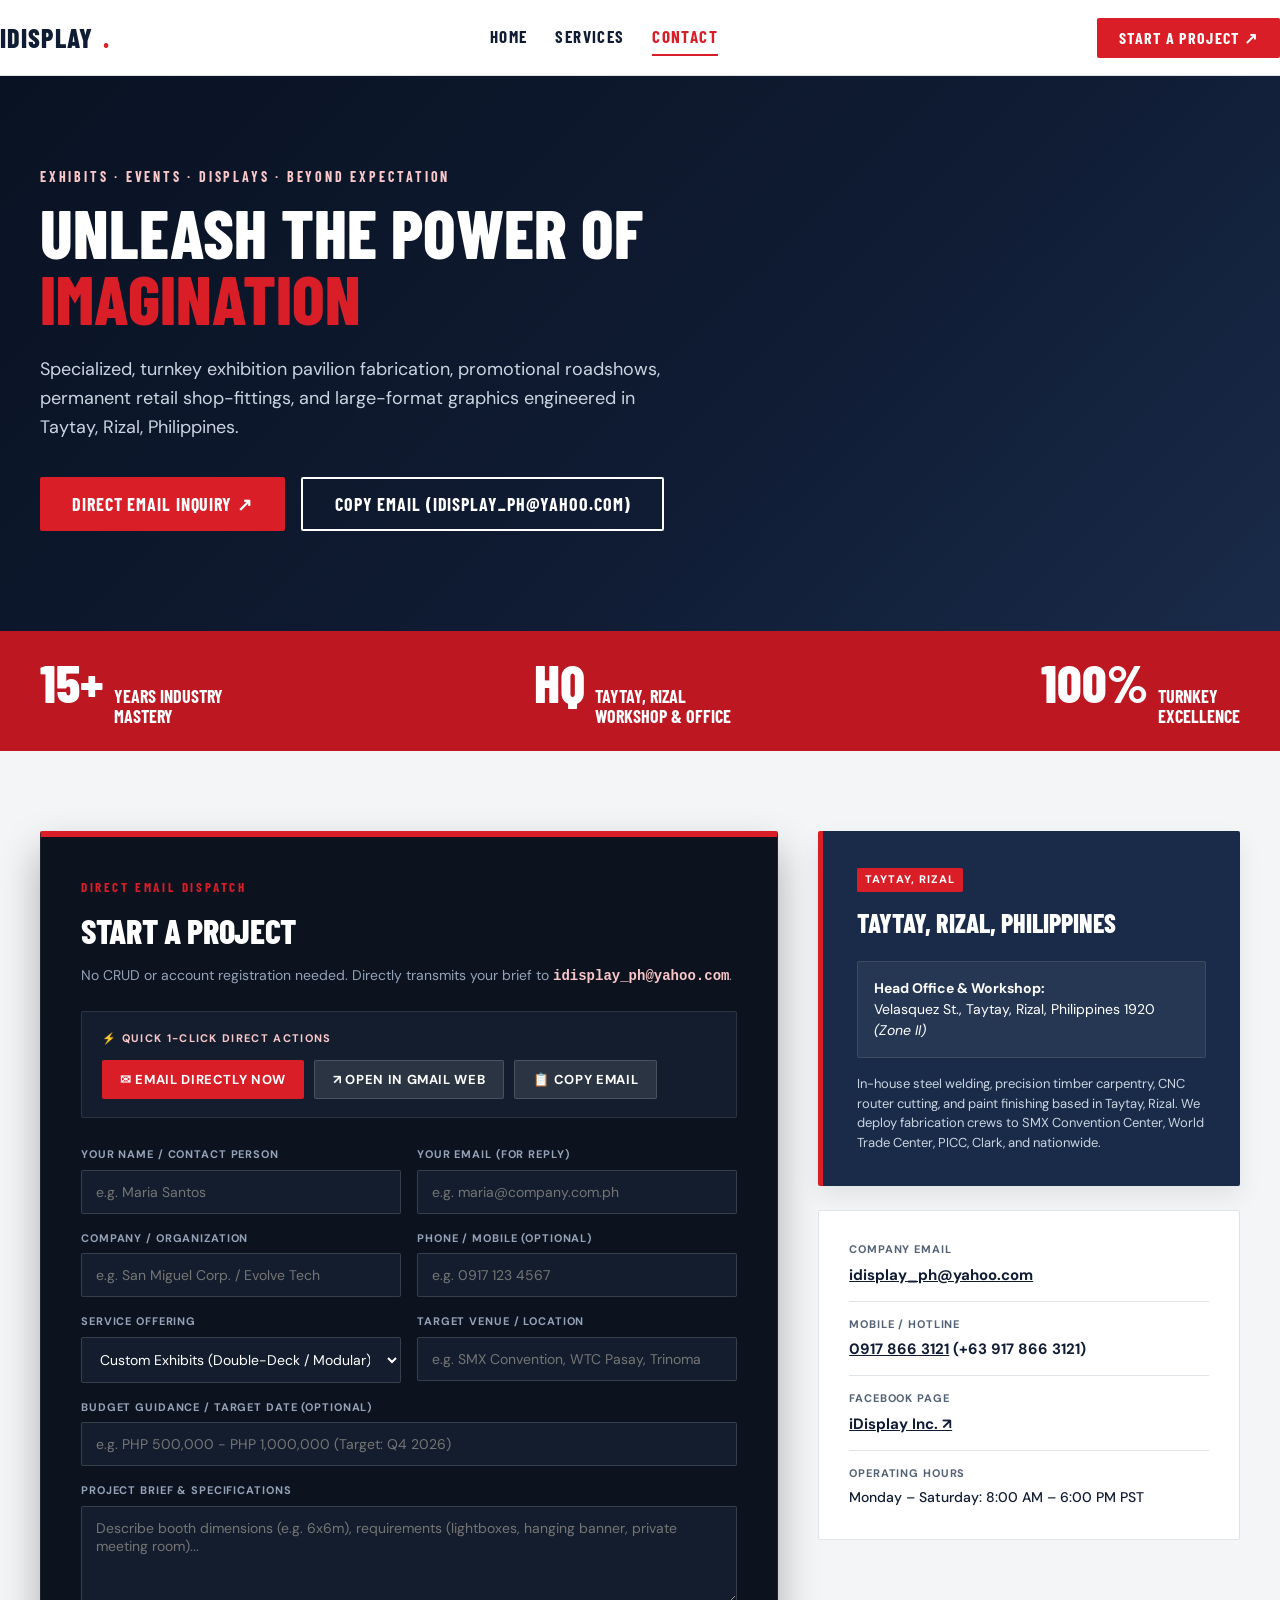
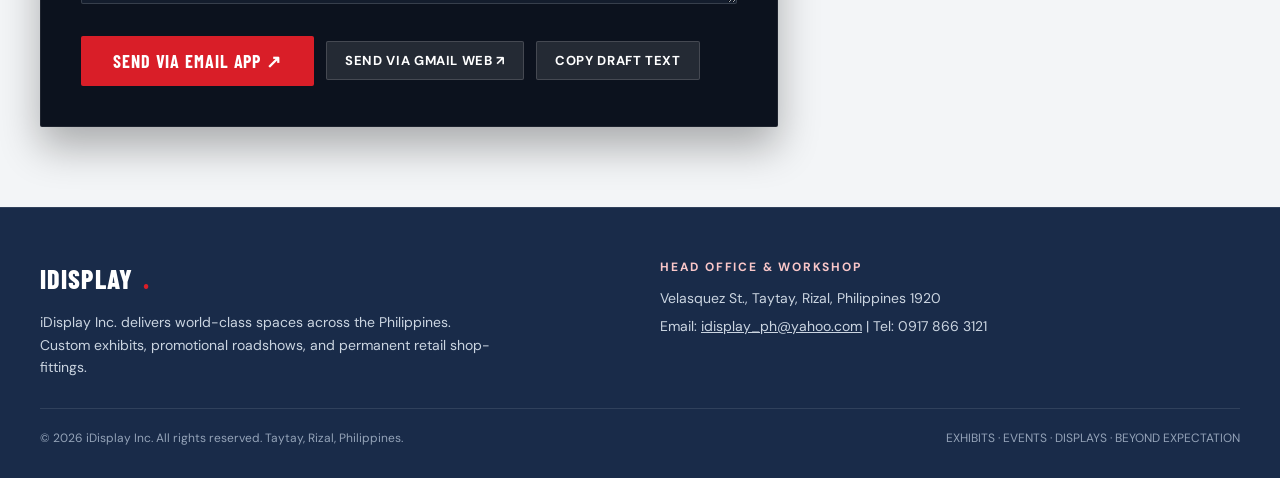
<file: public/standalone.html>
<!DOCTYPE html>
<html lang="en">
<head>
  <meta charset="UTF-8">
  <meta name="viewport" content="width=device-width, initial-scale=1.0">
  <title>iDisplay Inc. — Exhibits, Events & Displays | Taytay, Rizal</title>
  <link rel="preconnect" href="https://fonts.googleapis.com">
  <link rel="preconnect" href="https://fonts.gstatic.com" crossorigin>
  <link href="https://fonts.googleapis.com/css2?family=Barlow+Condensed:wght@600;700;800&family=DM+Sans:wght@400;500;600;700&display=swap" rel="stylesheet">
  <style>
    /* ============================================================
       CSS STYLESHEET
       ============================================================ */
    :root {
      --primary-red: #d91e28;
      --primary-red-hover: #b8141d;
      --navy-dark: #101c34;
      --navy-light: #192b49;
      --black-card: #0c121e;
      --black-card-inner: #141d2d;
      --paper-bg: #f3f5f7;
      --text-ink: #172238;
      --text-muted: #536175;
      --border-color: #dfe4e9;
      --font-display: "Barlow Condensed", -apple-system, BlinkMacSystemFont, sans-serif;
      --font-body: "DM Sans", -apple-system, BlinkMacSystemFont, sans-serif;
    }

    * {
      box-sizing: border-box;
      margin: 0;
      padding: 0;
    }

    body {
      font-family: var(--font-body);
      color: var(--text-ink);
      background-color: var(--paper-bg);
      line-height: 1.6;
      -webkit-font-smoothing: antialiased;
    }

    a {
      color: inherit;
      text-decoration: none;
    }

    .container {
      width: min(100% - 40px, 1200px);
      margin-inline: auto;
    }

    /* HEADER */
    header {
      position: fixed;
      top: 0;
      left: 0;
      right: 0;
      z-index: 50;
      background: rgba(255, 255, 255, 0.95);
      backdrop-filter: blur(10px);
      border-bottom: 1px solid var(--border-color);
      height: 76px;
      display: flex;
      align-items: center;
    }

    .header-content {
      display: flex;
      justify-content: space-between;
      align-items: center;
      width: 100%;
    }

    .brand-logo {
      display: flex;
      align-items: center;
      gap: 10px;
      font-family: var(--font-display);
      font-weight: 800;
      font-size: 26px;
      text-transform: uppercase;
      letter-spacing: 0.05em;
      color: var(--navy-dark);
      cursor: pointer;
    }

    .brand-logo .dot {
      color: var(--primary-red);
    }

    nav.nav-links {
      display: flex;
      align-items: center;
      gap: 28px;
    }

    nav.nav-links a {
      font-family: var(--font-display);
      font-weight: 700;
      font-size: 17px;
      text-transform: uppercase;
      letter-spacing: 0.08em;
      color: var(--navy-dark);
      transition: color 0.2s ease;
      cursor: pointer;
      padding-block: 4px;
      border-bottom: 2px solid transparent;
    }

    nav.nav-links a:hover,
    nav.nav-links a.active {
      color: var(--primary-red);
      border-bottom-color: var(--primary-red);
    }

    .btn-quote {
      background: var(--primary-red);
      color: #fff;
      font-family: var(--font-display);
      font-weight: 700;
      font-size: 16px;
      text-transform: uppercase;
      letter-spacing: 0.08em;
      padding: 10px 22px;
      border-radius: 2px;
      border: none;
      cursor: pointer;
      display: inline-flex;
      align-items: center;
      gap: 6px;
      transition: background 0.2s;
    }

    .btn-quote:hover {
      background: var(--primary-red-hover);
    }

    /* MAIN CONTENT VIEWPORT */
    main {
      padding-top: 76px;
    }

    /* HERO */
    .hero-banner {
      background: linear-gradient(135deg, #091222 0%, #101c34 60%, #192b49 100%);
      color: #fff;
      padding: 90px 0 100px;
      position: relative;
      overflow: hidden;
    }

    .hero-tag {
      font-family: var(--font-display);
      font-size: 14px;
      font-weight: 700;
      letter-spacing: 0.2em;
      text-transform: uppercase;
      color: #fac7c9;
      margin-bottom: 12px;
    }

    .hero-title {
      font-family: var(--font-display);
      font-size: clamp(38px, 6vw, 68px);
      font-weight: 800;
      text-transform: uppercase;
      line-height: 0.96;
      max-width: 800px;
      margin-bottom: 24px;
    }

    .hero-title span {
      color: var(--primary-red);
    }

    .hero-sub {
      font-size: 18px;
      color: #cbd5e1;
      max-width: 650px;
      margin-bottom: 36px;
      line-height: 1.6;
    }

    .hero-actions {
      display: flex;
      flex-wrap: wrap;
      gap: 16px;
    }

    .btn-primary {
      background: var(--primary-red);
      color: #fff;
      font-family: var(--font-display);
      font-weight: 700;
      font-size: 18px;
      text-transform: uppercase;
      letter-spacing: 0.05em;
      padding: 14px 32px;
      border-radius: 2px;
      border: none;
      cursor: pointer;
      transition: all 0.2s;
    }

    .btn-primary:hover {
      background: var(--primary-red-hover);
      transform: translateY(-1px);
    }

    .btn-outline {
      background: transparent;
      color: #fff;
      font-family: var(--font-display);
      font-weight: 700;
      font-size: 18px;
      text-transform: uppercase;
      letter-spacing: 0.05em;
      padding: 14px 32px;
      border-radius: 2px;
      border: 2px solid #fff;
      cursor: pointer;
      transition: all 0.2s;
    }

    .btn-outline:hover {
      background: #fff;
      color: var(--navy-dark);
    }

    /* STATS STRIP */
    .stats-bar {
      background: #bd1721;
      color: #fff;
      padding: 24px 0;
    }

    .stats-inner {
      display: flex;
      flex-wrap: wrap;
      align-items: center;
      justify-content: space-between;
      gap: 20px;
    }

    .stat-badge {
      display: flex;
      align-items: baseline;
      gap: 10px;
    }

    .stat-badge .num {
      font-family: var(--font-display);
      font-size: 54px;
      font-weight: 800;
      line-height: 1;
    }

    .stat-badge .lbl {
      font-family: var(--font-display);
      font-size: 18px;
      font-weight: 700;
      text-transform: uppercase;
      line-height: 1.1;
    }

    /* CONTACT / START A PROJECT SECTION */
    .section-contact {
      padding: 80px 0;
    }

    .contact-grid {
      display: grid;
      grid-template-columns: 1.4fr 0.8fr;
      gap: 40px;
      align-items: start;
    }

    @media (max-width: 900px) {
      .contact-grid {
        grid-template-columns: 1fr;
      }
    }

    /* BLACK CARD FOR DIRECT EMAIL INQUIRY */
    .black-card {
      background: var(--black-card);
      color: #fff;
      border-top: 6px solid var(--primary-red);
      border-left: 1px solid rgba(255, 255, 255, 0.08);
      border-right: 1px solid rgba(255, 255, 255, 0.08);
      border-bottom: 1px solid rgba(255, 255, 255, 0.08);
      padding: 40px;
      border-radius: 2px;
      box-shadow: 0 20px 40px rgba(0, 0, 0, 0.3);
    }

    .card-label {
      font-family: var(--font-display);
      font-size: 13px;
      font-weight: 700;
      letter-spacing: 0.2em;
      text-transform: uppercase;
      color: var(--primary-red);
      display: block;
      margin-bottom: 6px;
    }

    .card-title {
      font-family: var(--font-display);
      font-size: 34px;
      font-weight: 800;
      text-transform: uppercase;
      letter-spacing: -0.01em;
      margin-bottom: 6px;
    }

    .card-desc {
      font-size: 14px;
      color: #94a3b8;
      margin-bottom: 24px;
    }

    .card-desc strong {
      color: #fac7c9;
      font-family: monospace;
    }

    /* DIRECT ACTION BAR */
    .quick-actions-box {
      background: var(--black-card-inner);
      border: 1px solid rgba(255, 255, 255, 0.1);
      padding: 18px 20px;
      border-radius: 2px;
      margin-bottom: 28px;
    }

    .quick-actions-title {
      font-size: 11px;
      font-weight: 700;
      text-transform: uppercase;
      letter-spacing: 0.12em;
      color: #fac7c9;
      margin-bottom: 12px;
      display: flex;
      align-items: center;
      gap: 6px;
    }

    .action-buttons {
      display: flex;
      flex-wrap: wrap;
      gap: 10px;
    }

    .btn-action-red {
      background: var(--primary-red);
      color: #fff;
      font-family: var(--font-body);
      font-size: 13px;
      font-weight: 700;
      text-transform: uppercase;
      letter-spacing: 0.05em;
      padding: 10px 18px;
      border-radius: 2px;
      border: none;
      cursor: pointer;
      transition: background 0.2s;
    }

    .btn-action-red:hover {
      background: var(--primary-red-hover);
    }

    .btn-action-dark {
      background: rgba(255, 255, 255, 0.1);
      color: #fff;
      font-family: var(--font-body);
      font-size: 13px;
      font-weight: 700;
      text-transform: uppercase;
      letter-spacing: 0.05em;
      padding: 10px 18px;
      border-radius: 2px;
      border: 1px solid rgba(255, 255, 255, 0.15);
      cursor: pointer;
      transition: all 0.2s;
    }

    .btn-action-dark:hover {
      background: rgba(255, 255, 255, 0.2);
    }

    /* FORM FIELDS */
    .form-grid {
      display: grid;
      grid-template-columns: 1fr 1fr;
      gap: 16px;
      margin-bottom: 20px;
    }

    @media (max-width: 600px) {
      .form-grid {
        grid-template-columns: 1fr;
      }
    }

    .form-group.col-span-2 {
      grid-column: span 2;
    }

    @media (max-width: 600px) {
      .form-group.col-span-2 {
        grid-column: span 1;
      }
    }

    .form-group label {
      display: block;
      font-size: 11px;
      font-weight: 700;
      text-transform: uppercase;
      letter-spacing: 0.08em;
      color: #94a3b8;
      margin-bottom: 6px;
    }

    .form-group input,
    .form-group select,
    .form-group textarea {
      width: 100%;
      background: var(--black-card-inner);
      border: 1px solid rgba(255, 255, 255, 0.15);
      color: #fff;
      padding: 12px 14px;
      font-size: 14px;
      font-family: var(--font-body);
      border-radius: 2px;
      outline: none;
      transition: border-color 0.2s;
    }

    .form-group select option {
      background: var(--navy-dark);
      color: #fff;
    }

    .form-group input:focus,
    .form-group select:focus,
    .form-group textarea:focus {
      border-color: var(--primary-red);
    }

    .send-actions {
      display: flex;
      flex-wrap: wrap;
      gap: 12px;
      align-items: center;
      margin-top: 24px;
    }

    /* ASIDE CONTACT DETAILS */
    .aside-box {
      background: var(--navy-light);
      color: #fff;
      padding: 34px;
      border-left: 5px solid var(--primary-red);
      border-radius: 2px;
      box-shadow: 0 10px 25px rgba(0, 0, 0, 0.08);
      margin-bottom: 24px;
    }

    .aside-title {
      font-family: var(--font-display);
      font-size: 26px;
      font-weight: 800;
      text-transform: uppercase;
      margin-bottom: 18px;
    }

    .aside-loc-badge {
      display: inline-block;
      background: var(--primary-red);
      color: #fff;
      font-size: 11px;
      font-weight: 800;
      letter-spacing: 0.1em;
      text-transform: uppercase;
      padding: 3px 8px;
      border-radius: 2px;
      margin-bottom: 10px;
    }

    .address-highlight {
      background: rgba(255, 255, 255, 0.06);
      border: 1px solid rgba(255, 255, 255, 0.1);
      padding: 16px;
      border-radius: 2px;
      font-size: 14px;
      line-height: 1.5;
      margin-bottom: 16px;
    }

    .channels-card {
      background: #fff;
      color: var(--text-ink);
      border: 1px solid var(--border-color);
      padding: 30px;
      border-radius: 2px;
    }

    .channel-item {
      display: flex;
      flex-direction: column;
      gap: 4px;
      padding-bottom: 14px;
      margin-bottom: 14px;
      border-bottom: 1px solid var(--border-color);
    }

    .channel-item:last-child {
      border-bottom: none;
      padding-bottom: 0;
      margin-bottom: 0;
    }

    .channel-lbl {
      font-size: 11px;
      font-weight: 700;
      text-transform: uppercase;
      letter-spacing: 0.08em;
      color: var(--text-muted);
    }

    .channel-val {
      font-size: 15px;
      font-weight: 700;
      color: var(--navy-dark);
    }

    .channel-val a {
      color: var(--navy-dark);
      text-decoration: underline;
    }

    .channel-val a:hover {
      color: var(--primary-red);
    }

    /* FOOTER */
    footer {
      background: var(--navy-light);
      color: #fff;
      padding: 50px 0 30px;
      border-top: 1px solid rgba(255, 255, 255, 0.1);
    }

    .footer-grid {
      display: grid;
      grid-template-columns: 1fr 1fr;
      gap: 40px;
      margin-bottom: 30px;
    }

    @media (max-width: 768px) {
      .footer-grid {
        grid-template-columns: 1fr;
      }
    }

    .footer-bottom {
      border-top: 1px solid rgba(255, 255, 255, 0.1);
      padding-top: 20px;
      font-size: 12px;
      color: #94a3b8;
      display: flex;
      justify-content: space-between;
      flex-wrap: wrap;
      gap: 10px;
    }

    /* TOAST FEEDBACK */
    .toast {
      position: fixed;
      bottom: 24px;
      right: 24px;
      background: #0f291e;
      color: #4ade80;
      border: 1px solid #22c55e;
      padding: 12px 20px;
      border-radius: 4px;
      font-size: 13px;
      font-weight: 600;
      box-shadow: 0 10px 25px rgba(0, 0, 0, 0.3);
      display: none;
      z-index: 999;
    }
  </style>
</head>
<body>

  <!-- HEADER -->
  <header>
    <div class="container header-content">
      <div class="brand-logo" onclick="window.scrollTo({top: 0, behavior: 'smooth'})">
        idisplay<span class="dot">.</span>
      </div>
      <nav class="nav-links">
        <a href="#home">Home</a>
        <a href="#services">Services</a>
        <a href="#contact" class="active">Contact</a>
      </nav>
      <button class="btn-quote" onclick="document.getElementById('contact').scrollIntoView({behavior: 'smooth'})">
        Start a Project ↗
      </button>
    </div>
  </header>

  <main>
    <!-- HERO SECTION -->
    <section class="hero-banner" id="home">
      <div class="container">
        <p class="hero-tag">EXHIBITS · EVENTS · DISPLAYS · BEYOND EXPECTATION</p>
        <h1 class="hero-title">
          Unleash the Power of <span>Imagination</span>
        </h1>
        <p class="hero-sub">
          Specialized, turnkey exhibition pavilion fabrication, promotional roadshows, permanent retail shop-fittings, and large-format graphics engineered in Taytay, Rizal, Philippines.
        </p>
        <div class="hero-actions">
          <button class="btn-primary" onclick="document.getElementById('contact').scrollIntoView({behavior: 'smooth'})">
            Direct Email Inquiry ↗
          </button>
          <button class="btn-outline" onclick="copyEmailToClipboard()">
            Copy Email (idisplay_ph@yahoo.com)
          </button>
        </div>
      </div>
    </section>

    <!-- STATS STRIP -->
    <section class="stats-bar">
      <div class="container stats-inner">
        <div class="stat-badge">
          <span class="num">15+</span>
          <span class="lbl">Years Industry<br>Mastery</span>
        </div>
        <div class="stat-badge">
          <span class="num">HQ</span>
          <span class="lbl">Taytay, Rizal<br>Workshop & Office</span>
        </div>
        <div class="stat-badge">
          <span class="num">100%</span>
          <span class="lbl">Turnkey<br>Excellence</span>
        </div>
      </div>
    </section>

    <!-- CONTACT / START A PROJECT -->
    <section class="section-contact" id="contact">
      <div class="container">
        <div class="contact-grid">
          
          <!-- LEFT: BLACK DIRECT EMAIL CARD (NO CRUD) -->
          <div class="black-card">
            <span class="card-label">DIRECT EMAIL DISPATCH</span>
            <h2 class="card-title">Start a Project</h2>
            <p class="card-desc">
              No CRUD or account registration needed. Directly transmits your brief to <strong>idisplay_ph@yahoo.com</strong>.
            </p>

            <!-- 1-CLICK ACTIONS -->
            <div class="quick-actions-box">
              <div class="quick-actions-title">
                ⚡ Quick 1-Click Direct Actions
              </div>
              <div class="action-buttons">
                <button class="btn-action-red" onclick="launchDirectMail()">
                  ✉ Email Directly Now
                </button>
                <button class="btn-action-dark" onclick="openInGmailWeb()">
                  ↗ Open in Gmail Web
                </button>
                <button class="btn-action-dark" onclick="copyEmailToClipboard()">
                  📋 Copy Email
                </button>
              </div>
            </div>

            <!-- CUSTOMIZE PROJECT DETAILS -->
            <form id="projectForm" onsubmit="event.preventDefault(); launchDirectMail();">
              <div class="form-grid">
                <div class="form-group">
                  <label for="clientName">Your Name / Contact Person</label>
                  <input type="text" id="clientName" placeholder="e.g. Maria Santos">
                </div>

                <div class="form-group">
                  <label for="clientEmail">Your Email (for Reply)</label>
                  <input type="email" id="clientEmail" placeholder="e.g. maria@company.com.ph">
                </div>

                <div class="form-group">
                  <label for="clientCompany">Company / Organization</label>
                  <input type="text" id="clientCompany" placeholder="e.g. San Miguel Corp. / Evolve Tech">
                </div>

                <div class="form-group">
                  <label for="clientPhone">Phone / Mobile (optional)</label>
                  <input type="tel" id="clientPhone" placeholder="e.g. 0917 123 4567">
                </div>

                <div class="form-group">
                  <label for="projectType">Service Offering</label>
                  <select id="projectType">
                    <option value="Custom Exhibits">Custom Exhibits (Double-Deck / Modular)</option>
                    <option value="Promotional Events and Roadshows">Promotional Events and Roadshows</option>
                    <option value="Permanent Displays and Shop-fittings">Permanent Displays and Shop-fittings</option>
                    <option value="Commercial Interior Design and Architecture">Commercial Interior Design & Architecture</option>
                    <option value="Point-of-Sale Setups">Point-of-Sale (POS) Setups</option>
                    <option value="Larger-than-Life Graphic Displays">Larger-than-Life Graphic Displays</option>
                  </select>
                </div>

                <div class="form-group">
                  <label for="venueLocation">Target Venue / Location</label>
                  <input type="text" id="venueLocation" placeholder="e.g. SMX Convention, WTC Pasay, Trinoma">
                </div>

                <div class="form-group col-span-2">
                  <label for="projectBudget">Budget Guidance / Target Date (optional)</label>
                  <input type="text" id="projectBudget" placeholder="e.g. PHP 500,000 - PHP 1,000,000 (Target: Q4 2026)">
                </div>

                <div class="form-group col-span-2">
                  <label for="projectMessage">Project Brief & Specifications</label>
                  <textarea id="projectMessage" rows="4" placeholder="Describe booth dimensions (e.g. 6x6m), requirements (lightboxes, hanging banner, private meeting room)..."></textarea>
                </div>
              </div>

              <div class="send-actions">
                <button type="submit" class="btn-primary">
                  Send via Email App ↗
                </button>
                <button type="button" class="btn-action-dark" onclick="openInGmailWeb()">
                  Send via Gmail Web ↗
                </button>
                <button type="button" class="btn-action-dark" onclick="copyFormattedDraft()">
                  Copy Draft Text
                </button>
              </div>
            </form>
          </div>

          <!-- RIGHT: LOCATION & CONTACT DETAILS -->
          <aside>
            <!-- TAYTAY RIZAL LOCATION BOX -->
            <div class="aside-box">
              <span class="aside-loc-badge">TAYTAY, RIZAL</span>
              <h3 class="aside-title">Taytay, Rizal, Philippines</h3>
              
              <div class="address-highlight">
                <strong>Head Office & Workshop:</strong><br>
                Velasquez St., Taytay, Rizal, Philippines 1920<br>
                <em>(Zone II)</em>
              </div>

              <p style="font-size: 13px; color: #cbd5e1; line-height: 1.5;">
                In-house steel welding, precision timber carpentry, CNC router cutting, and paint finishing based in Taytay, Rizal. We deploy fabrication crews to SMX Convention Center, World Trade Center, PICC, Clark, and nationwide.
              </p>
            </div>

            <!-- CHANNELS -->
            <div class="channels-card">
              <div class="channel-item">
                <span class="channel-lbl">Company Email</span>
                <span class="channel-val"><a href="mailto:idisplay_ph@yahoo.com">idisplay_ph@yahoo.com</a></span>
              </div>

              <div class="channel-item">
                <span class="channel-lbl">Mobile / Hotline</span>
                <span class="channel-val"><a href="tel:09178663121">0917 866 3121</a> (+63 917 866 3121)</span>
              </div>

              <div class="channel-item">
                <span class="channel-lbl">Facebook Page</span>
                <span class="channel-val"><a href="https://www.facebook.com/idisplayinc" target="_blank">iDisplay Inc. ↗</a></span>
              </div>

              <div class="channel-item">
                <span class="channel-lbl">Operating Hours</span>
                <span class="channel-val" style="font-weight: 500; font-size: 14px;">Monday – Saturday: 8:00 AM – 6:00 PM PST</span>
              </div>
            </div>
          </aside>

        </div>
      </div>
    </section>
  </main>

  <!-- FOOTER -->
  <footer>
    <div class="container">
      <div class="footer-grid">
        <div>
          <div class="brand-logo" style="color: #fff; margin-bottom: 12px;">
            idisplay<span class="dot">.</span>
          </div>
          <p style="font-size: 14px; color: #cbd5e1; max-width: 450px;">
            iDisplay Inc. delivers world-class spaces across the Philippines. Custom exhibits, promotional roadshows, and permanent retail shop-fittings.
          </p>
        </div>
        <div>
          <p style="font-size: 12px; font-weight: 700; letter-spacing: 0.15em; text-transform: uppercase; color: #fac7c9; margin-bottom: 10px;">
            HEAD OFFICE & WORKSHOP
          </p>
          <p style="font-size: 14px; color: #cbd5e1;">
            Velasquez St., Taytay, Rizal, Philippines 1920
          </p>
          <p style="font-size: 14px; color: #cbd5e1; margin-top: 6px;">
            Email: <a href="mailto:idisplay_ph@yahoo.com" style="text-decoration: underline;">idisplay_ph@yahoo.com</a> | Tel: 0917 866 3121
          </p>
        </div>
      </div>
      <div class="footer-bottom">
        <div>© 2026 iDisplay Inc. All rights reserved. Taytay, Rizal, Philippines.</div>
        <div>EXHIBITS · EVENTS · DISPLAYS · BEYOND EXPECTATION</div>
      </div>
    </div>
  </footer>

  <!-- TOAST NOTIFICATION -->
  <div id="toast" class="toast">Action completed!</div>

  <!-- ============================================================
       JAVASCRIPT LOGIC
       ============================================================ -->
  <script>
    const COMPANY_EMAIL = "idisplay_ph@yahoo.com";

    function showToast(message) {
      const toast = document.getElementById('toast');
      toast.innerText = message;
      toast.style.display = 'block';
      setTimeout(() => {
        toast.style.display = 'none';
      }, 3000);
    }

    function buildEmailPayload() {
      const name = document.getElementById('clientName').value.trim() || 'New Client';
      const email = document.getElementById('clientEmail').value.trim() || 'Not specified';
      const company = document.getElementById('clientCompany').value.trim();
      const phone = document.getElementById('clientPhone').value.trim();
      const service = document.getElementById('projectType').value;
      const venue = document.getElementById('venueLocation').value.trim();
      const budget = document.getElementById('projectBudget').value.trim();
      const message = document.getElementById('projectMessage').value.trim();

      const subject = `[Project Inquiry] ${service} — ${name}${company ? ` (${company})` : ''}`;

      const lines = [
        `Dear iDisplay Inc. Team,`,
        ``,
        `I would like to inquire about a project for my company/brand:`,
        ``,
        `PROJECT DETAILS:`,
        `• Service Required: ${service}`,
        venue ? `• Target Venue / Location: ${venue}` : null,
        budget ? `• Estimated Budget / Timeline: ${budget}` : null,
        ``,
        `PROJECT BRIEF & REQUIREMENTS:`,
        message || 'Please contact me to discuss our upcoming exhibition/display project requirements.',
        ``,
        `CONTACT INFORMATION:`,
        `• Contact Person: ${name}`,
        `• Email: ${email}`,
        phone ? `• Phone/Mobile: ${phone}` : null,
        company ? `• Company: ${company}` : null,
        ``,
        `Best regards,`,
        name
      ].filter(Boolean);

      return {
        subject: subject,
        body: lines.join('\n')
      };
    }

    function launchDirectMail() {
      const payload = buildEmailPayload();
      const mailtoUrl = `mailto:${COMPANY_EMAIL}?subject=${encodeURIComponent(payload.subject)}&body=${encodeURIComponent(payload.body)}`;
      window.location.href = mailtoUrl;
      showToast('Opening default email app addressed to ' + COMPANY_EMAIL);
    }

    function openInGmailWeb() {
      const payload = buildEmailPayload();
      const gmailUrl = `https://mail.google.com/mail/?view=cm&fs=1&to=${encodeURIComponent(COMPANY_EMAIL)}&su=${encodeURIComponent(payload.subject)}&body=${encodeURIComponent(payload.body)}`;
      window.open(gmailUrl, '_blank', 'noopener,noreferrer');
      showToast('Opening Gmail Web composer...');
    }

    async function copyEmailToClipboard() {
      try {
        await navigator.clipboard.writeText(COMPANY_EMAIL);
        showToast('✓ Copied ' + COMPANY_EMAIL + ' to clipboard!');
      } catch (err) {
        prompt('Copy email:', COMPANY_EMAIL);
      }
    }

    async function copyFormattedDraft() {
      const payload = buildEmailPayload();
      const textToCopy = `To: ${COMPANY_EMAIL}\nSubject: ${payload.subject}\n\n${payload.body}`;
      try {
        await navigator.clipboard.writeText(textToCopy);
        showToast('✓ Project inquiry draft copied to clipboard!');
      } catch (err) {
        prompt('Copy draft text:', textToCopy);
      }
    }
  </script>
</body>
</html>
</file>
